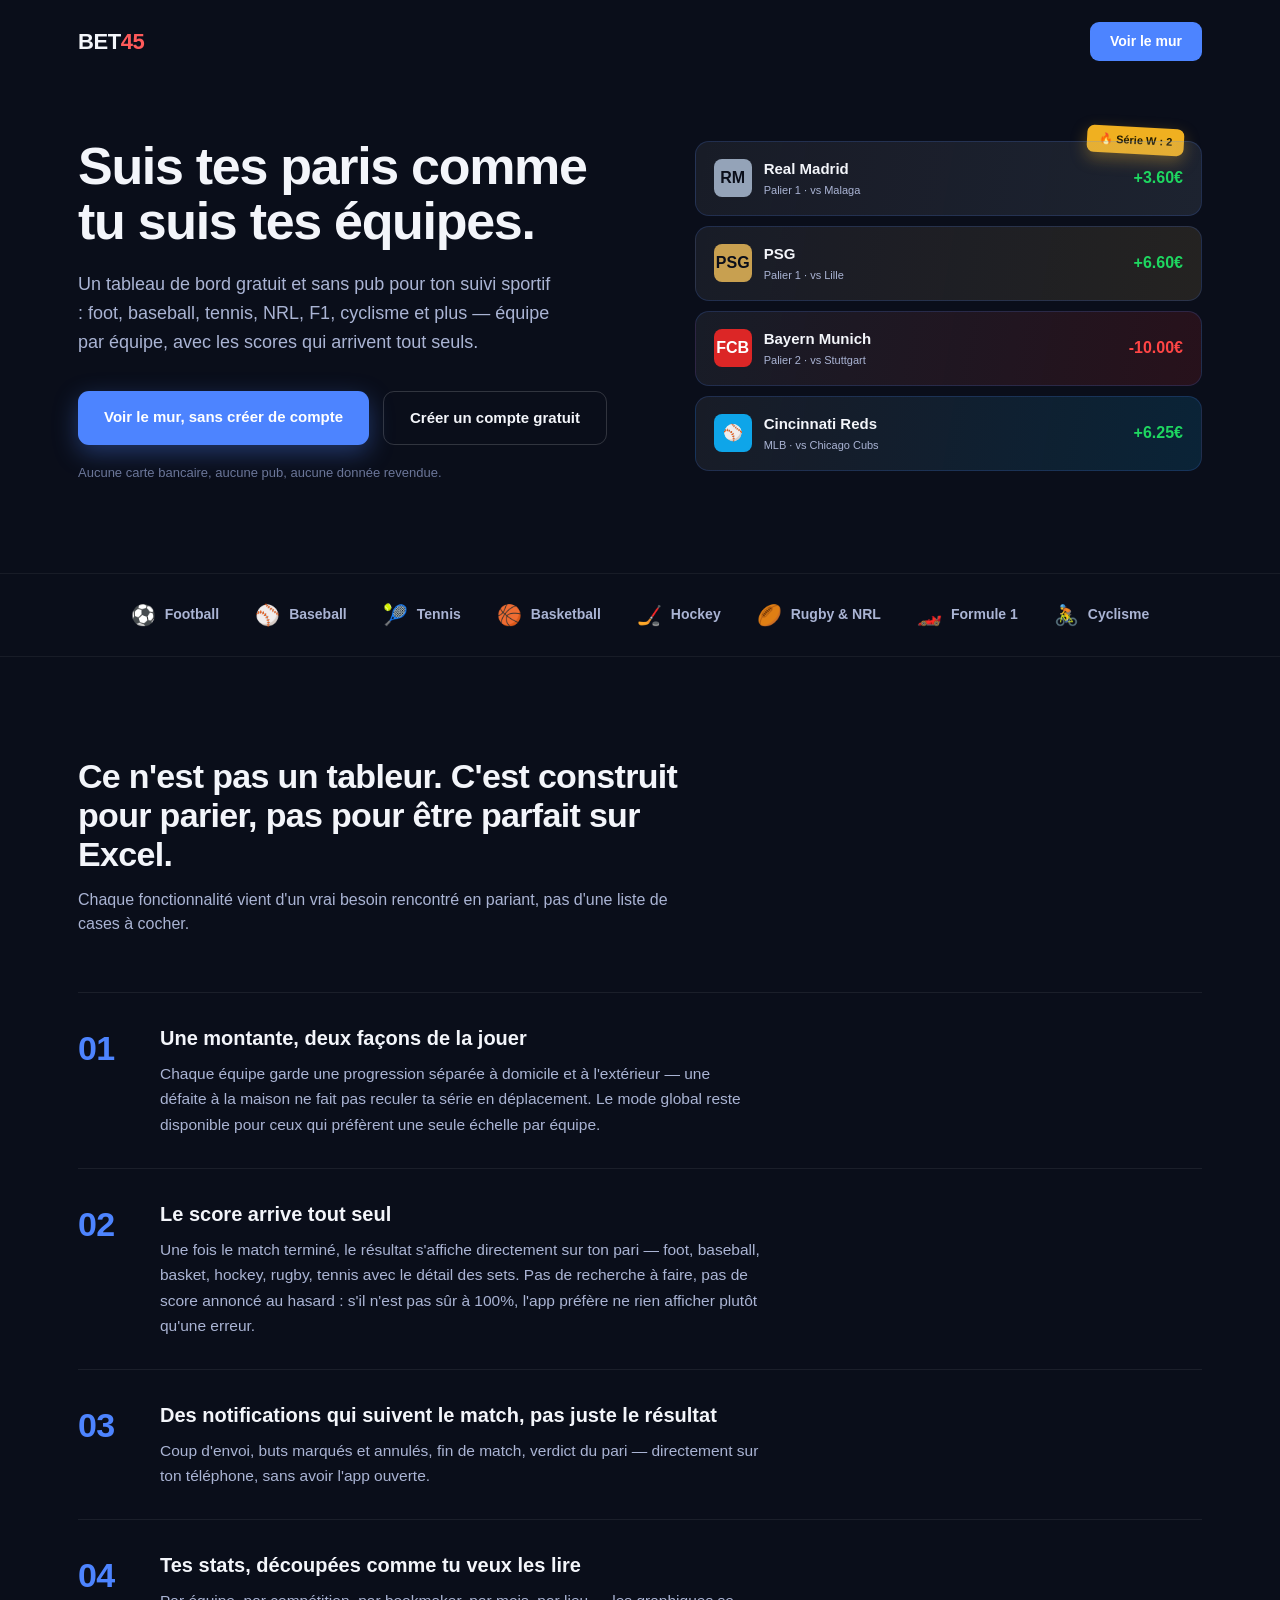
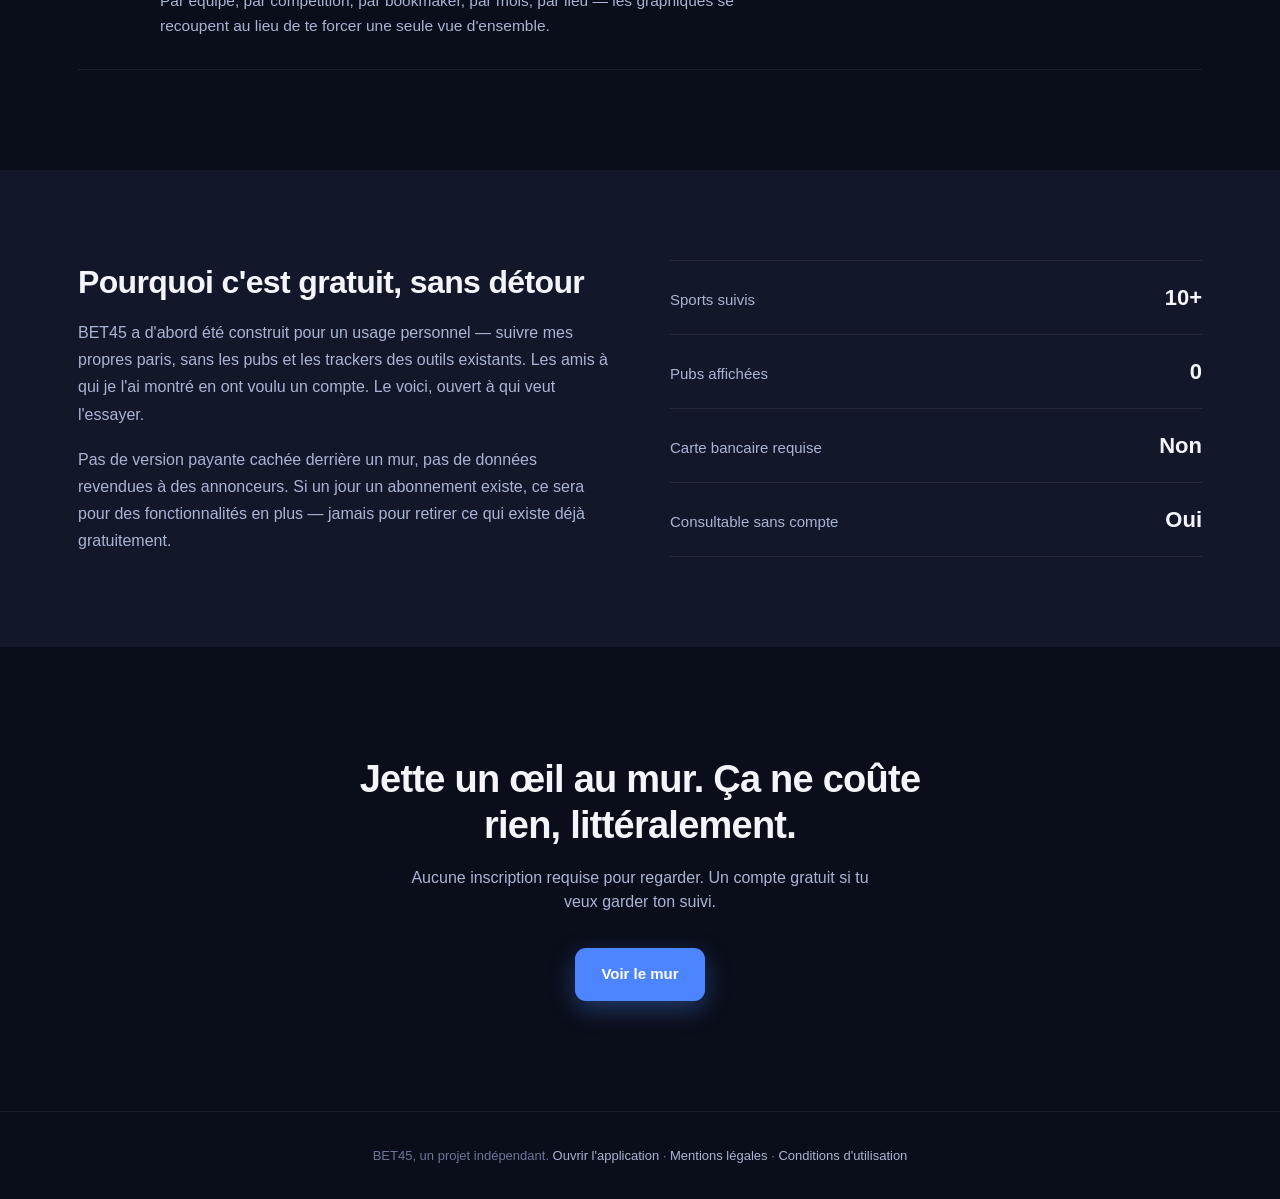
<file: index.html>
<!DOCTYPE html>
<html lang="fr">
<head>
<meta charset="utf-8">
<meta name="viewport" content="width=device-width,initial-scale=1">
<title>GONES45</title>
<!-- APPLI INSTALLABLE (28/09/2026, préparation de l'APK « TWA » via PWABuilder) :
     le manifeste n'était déclaré sur aucune page de bet45, et son icône venait
     d'un site extérieur. sw.js (réseau d'abord, jamais de vieux cache) est
     enregistré dès l'ouverture : exigé pour l'installation et les notifications. -->
<link rel="manifest" href="manifest.json?v=20260928h">
<meta name="theme-color" content="#0a0e1a">
<script>if('serviceWorker' in navigator){window.addEventListener('load',function(){navigator.serviceWorker.register('sw.js').catch(function(){});});}</script>
</head>
<body style="background:#0a0e1a">
<!-- Redirection vers l'application.
     ATTENTION : ne PAS utiliser de redirection par meta refresh ici.
     Le magic link Supabase arrive sur ce dossier avec un ?code=... (flux PKCE)
     ou un #access_token=... (flux implicite). Un meta refresh JETTE la query
     string et le fragment : auth-guard.js ne verrait aucune session et
     renverrait vers login.html en boucle.
     location.replace conserve les deux, et n'ajoute pas d'entree dans
     l'historique (pas de retour arriere piegeux).

     AJOUT DU 31/08 (page vitrine, demande d'Antoine) : un visiteur SANS
     parametre d'authentification (jamais venu, ou venu depuis un lien
     partage) tombe desormais sur accueil.html plutot que directement sur
     l'appli — pour lui expliquer ce qu'est BET45 avant de le laisser entrer.
     Un lien magique en cours (?code= ou #access_token=) continue de filer
     DIRECTEMENT vers indexfenotte.html, sans jamais passer par accueil.html :
     casser ce chemin casserait la connexion, aucune page vitrine ne doit
     s'interposer sur ce cas precis. -->
<script>
  var aUnCode = /[?&]code=/.test(window.location.search) || /access_token=/.test(window.location.hash);
  /* 11/10/2026 (« la page revient trop souvent en rafraîchissant ») : la vitrine
     s'affichait à CHAQUE ouverture de bet45.fr, même connecté. Session Supabase
     (clé sb-…-auth-token) ou appli déjà utilisée (g45v5__fen) → appli directe. */
  var dejaVenu = false;
  try {
    for (var i = 0; i < localStorage.length; i++) {
      var k = localStorage.key(i) || '';
      if ((k.indexOf('sb-') === 0 && k.indexOf('auth-token') > 0) || k === 'g45v5__fen') { dejaVenu = true; break; }
    }
  } catch (e) {}
  var cible = (aUnCode || dejaVenu) ? './indexfenotte.html' : './accueil.html';
  location.replace(cible + window.location.search + window.location.hash);
</script>
<noscript>
  <p style="color:#fff;font-family:system-ui;padding:20px">
    Activez JavaScript, ou ouvrez directement
    <a href="./indexfenotte.html" style="color:#7aa7ff">indexfenotte.html</a>.
  </p>
</noscript>
</body>
</html>
</file>
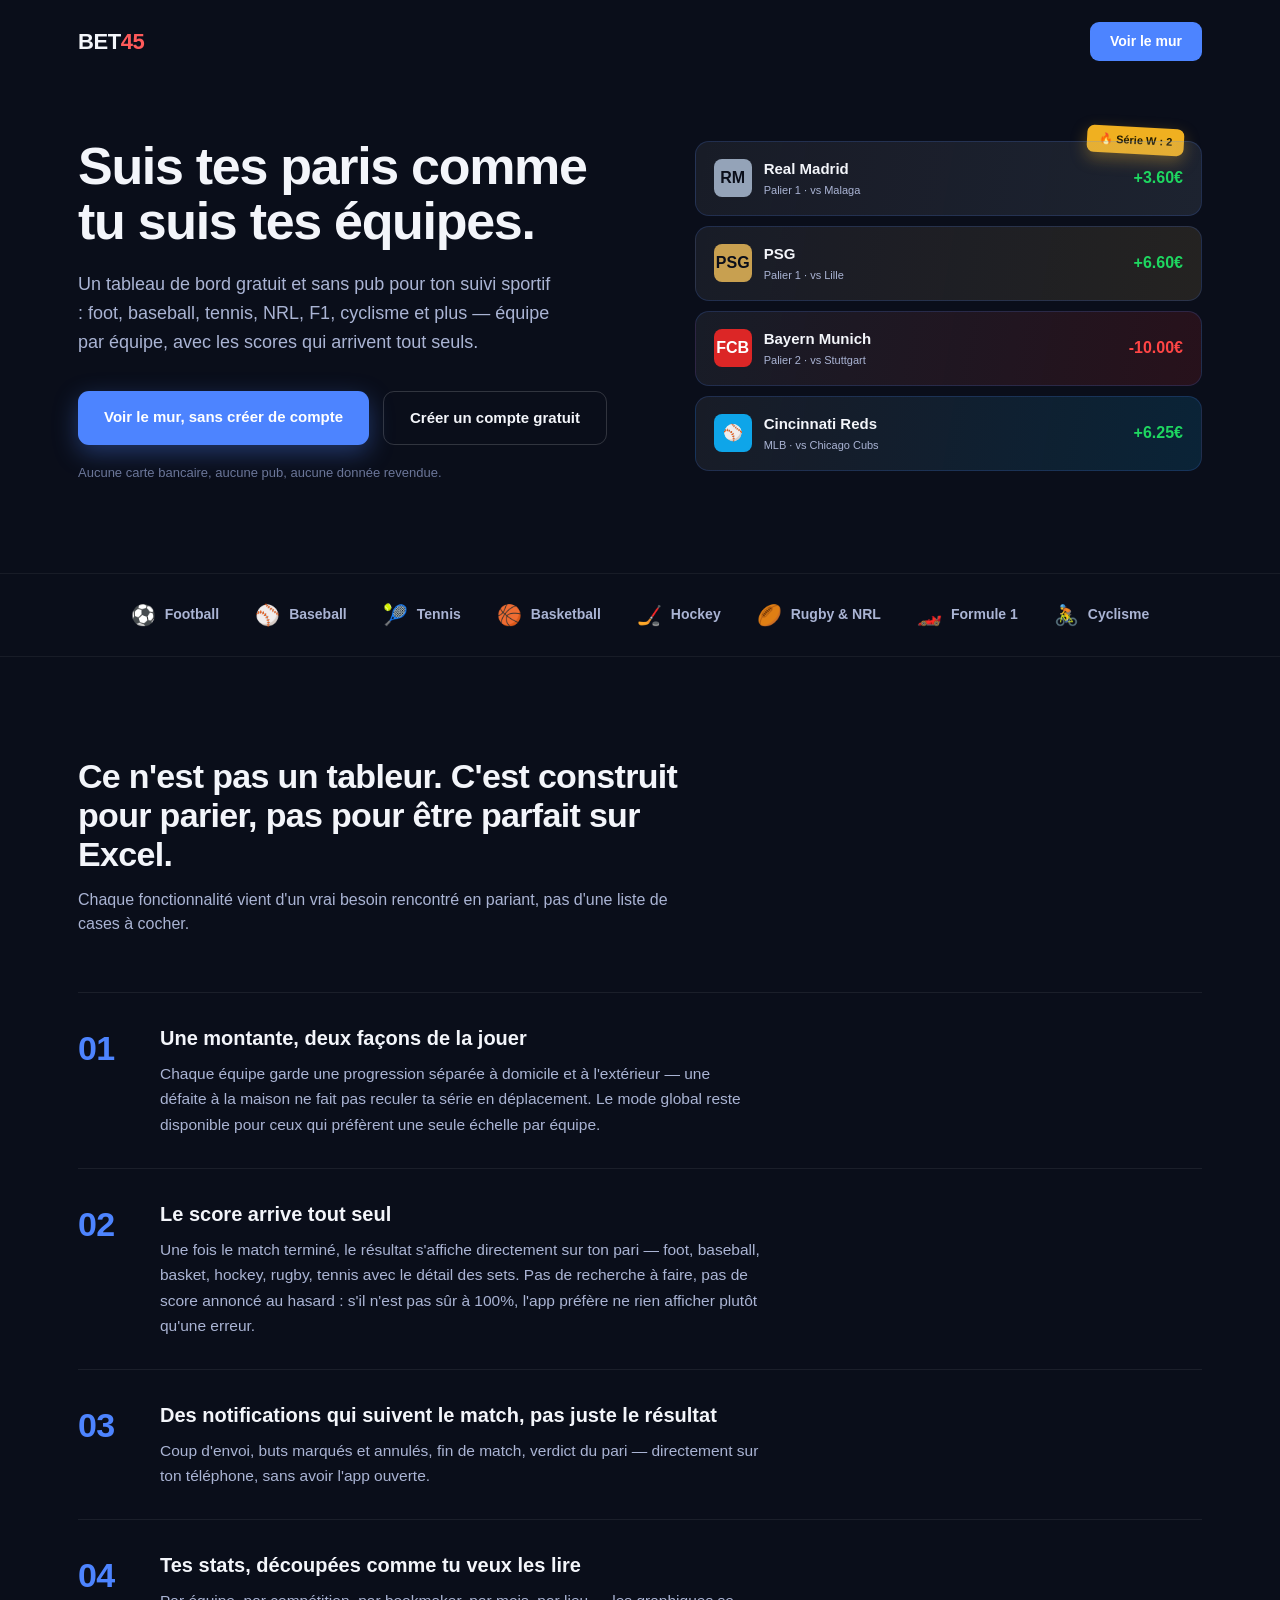
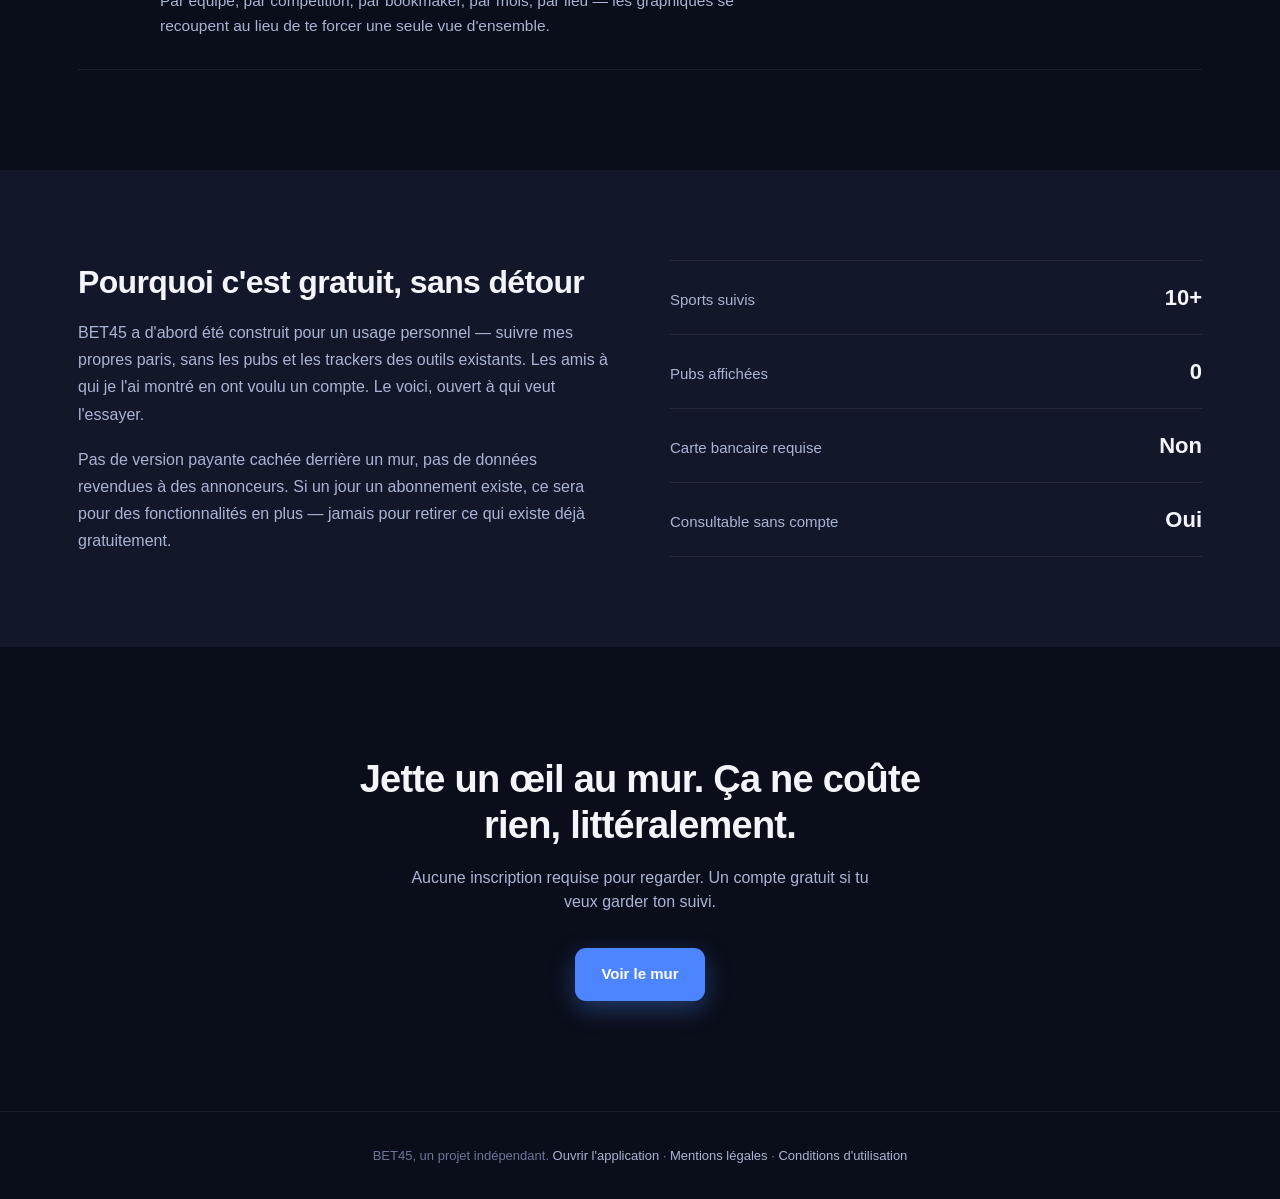
<file: accueil.html>
<!DOCTYPE html>
<html lang="fr">
<head>
<meta charset="UTF-8">
<meta name="viewport" content="width=device-width, initial-scale=1.0">
<title>BET45 — Ton tableau de bord de paris sportifs</title>
<meta name="description" content="BET45 : un tableau de bord gratuit et sans pub pour suivre tes paris sportifs, sport par sport, équipe par équipe. Foot, MLB, tennis, NRL, F1 et plus. Construit par quelqu'un qui parie, pour ceux qui parient.">
<style>
  :root{
    --bg:#0a0e1a; --bg2:#12172a; --bg3:#1a2038; --card-border:rgba(77,132,255,.18);
    --t1:#f3f5fa; --t2:#aab4d4; --t3:#6b7699;
    --accent:#4d84ff; --win:#1ed760; --loss:#ff4545; --gold:#f0b020;
  }
  *{box-sizing:border-box;margin:0;padding:0;}
  html{scroll-behavior:smooth;}
  body{
    background:var(--bg); color:var(--t1);
    font-family:-apple-system,BlinkMacSystemFont,"Segoe UI",Roboto,Helvetica,Arial,sans-serif;
    line-height:1.5; overflow-x:hidden;
  }
  a{color:inherit;}
  .wrap{max-width:1180px;margin:0 auto;padding:0 28px;}

  /* ── NAV ── */
  nav{display:flex;align-items:center;justify-content:space-between;padding:22px 28px;max-width:1180px;margin:0 auto;}
  .logo{font-size:22px;font-weight:900;letter-spacing:-.02em;}
  .logo em{color:#ff5a5a;font-style:normal;}
  .nav-cta{background:var(--accent);color:#fff;padding:9px 20px;border-radius:9px;font-weight:700;font-size:14px;text-decoration:none;transition:transform .15s ease;}
  .nav-cta:hover{transform:translateY(-1px);}

  /* ── HERO ── */
  .hero{padding:56px 0 90px;}
  .hero-grid{display:grid;grid-template-columns:1.05fr .95fr;gap:56px;align-items:center;}
  h1{font-size:52px;font-weight:900;letter-spacing:-.025em;line-height:1.05;max-width:560px;}
  .hero p.lede{margin-top:22px;font-size:18px;color:var(--t2);max-width:480px;line-height:1.6;}
  .hero-ctas{margin-top:34px;display:flex;gap:14px;flex-wrap:wrap;}
  .btn-primary{background:var(--accent);color:#fff;padding:15px 26px;border-radius:11px;font-weight:800;font-size:15px;text-decoration:none;display:inline-block;box-shadow:0 8px 24px rgba(77,132,255,.35);transition:transform .15s ease;}
  .btn-primary:hover{transform:translateY(-2px);}
  .btn-ghost{border:1.5px solid rgba(255,255,255,.16);color:var(--t1);padding:15px 26px;border-radius:11px;font-weight:700;font-size:15px;text-decoration:none;display:inline-block;}
  .hero-note{margin-top:18px;font-size:13px;color:var(--t3);}

  /* ── MUR PREVIEW (le vrai héros visuel) ── */
  .mur-preview{position:relative;}
  .mur-card{
    position:relative;overflow:hidden;border-radius:14px;padding:16px 18px;margin-bottom:10px;
    display:flex;align-items:center;justify-content:space-between;
    border:1px solid var(--card-border);
  }
  .mur-card .mc-left{display:flex;align-items:center;gap:12px;position:relative;z-index:1;}
  .mur-card .crest{width:38px;height:38px;border-radius:8px;display:flex;align-items:center;justify-content:center;font-size:16px;font-weight:900;flex-shrink:0;}
  .mur-card .mc-name{font-weight:800;font-size:15px;}
  .mur-card .mc-sub{font-size:11px;color:var(--t2);margin-top:2px;}
  .mur-card .mc-profit{font-weight:800;font-size:16px;position:relative;z-index:1;}
  .mc-1{background:linear-gradient(100deg,rgba(255,255,255,.06) 0%,rgba(148,163,184,.14) 100%);}
  .mc-1 .crest{background:#94a3b8;color:#0a0e1a;}
  .mc-2{background:linear-gradient(100deg,rgba(255,255,255,.06) 0%,rgba(200,160,80,.14) 100%);}
  .mc-2 .crest{background:#c8a050;color:#0a0e1a;}
  .mc-3{background:linear-gradient(100deg,rgba(255,255,255,.06) 0%,rgba(220,38,38,.14) 100%);}
  .mc-3 .crest{background:#dc2626;color:#fff;}
  .mc-4{background:linear-gradient(100deg,rgba(255,255,255,.06) 0%,rgba(14,165,233,.14) 100%);}
  .mc-4 .crest{background:#0ea5e9;color:#fff;}
  .mur-badge{position:absolute;top:-14px;right:18px;background:var(--gold);color:#221b00;font-size:11px;font-weight:800;padding:5px 12px;border-radius:7px;transform:rotate(3deg);box-shadow:0 6px 16px rgba(240,176,32,.35);}

  /* ── SPORTS STRIP ── */
  .sports-strip{border-top:1px solid rgba(255,255,255,.06);border-bottom:1px solid rgba(255,255,255,.06);padding:26px 0;}
  .sports-strip .wrap{display:flex;gap:36px;flex-wrap:wrap;justify-content:center;align-items:center;}
  .sport-item{display:flex;align-items:center;gap:9px;color:var(--t2);font-weight:700;font-size:14px;}
  .sport-item .ic{font-size:20px;}

  /* ── FEATURES (bande scoreboard, pas des cartes identiques) ── */
  .features{padding:100px 0;}
  .features-head{max-width:600px;margin-bottom:56px;}
  .features-head h2{font-size:34px;font-weight:900;letter-spacing:-.02em;line-height:1.15;}
  .features-head p{margin-top:14px;color:var(--t2);font-size:16px;}
  .feat-row{display:grid;grid-template-columns:60px 1fr;gap:22px;padding:30px 0;border-top:1px solid rgba(255,255,255,.07);align-items:start;}
  .feat-row:last-child{border-bottom:1px solid rgba(255,255,255,.07);}
  .feat-num{font-size:34px;font-weight:900;color:var(--accent);letter-spacing:-.02em;}
  .feat-title{font-size:20px;font-weight:800;margin-bottom:8px;}
  .feat-body{color:var(--t2);font-size:15.5px;max-width:600px;line-height:1.65;}

  /* ── HONNETETE / POURQUOI GRATUIT ── */
  .honest{padding:90px 0;background:var(--bg2);}
  .honest-grid{display:grid;grid-template-columns:1fr 1fr;gap:60px;align-items:center;}
  .honest h2{font-size:32px;font-weight:900;letter-spacing:-.02em;line-height:1.2;}
  .honest p{margin-top:18px;color:var(--t2);font-size:16px;line-height:1.7;}
  .honest-kpis{display:flex;flex-direction:column;gap:0;}
  .kpi{display:flex;justify-content:space-between;align-items:baseline;padding:20px 0;border-top:1px solid rgba(255,255,255,.08);}
  .kpi:last-child{border-bottom:1px solid rgba(255,255,255,.08);}
  .kpi-label{color:var(--t2);font-size:15px;}
  .kpi-val{font-size:22px;font-weight:900;color:var(--t1);}

  /* ── CTA FINAL ── */
  .final{padding:110px 0;text-align:center;}
  .final h2{font-size:38px;font-weight:900;letter-spacing:-.02em;max-width:640px;margin:0 auto;line-height:1.2;}
  .final p{margin:18px auto 34px;color:var(--t2);font-size:16px;max-width:460px;}

  footer{padding:34px 28px;border-top:1px solid rgba(255,255,255,.06);text-align:center;color:var(--t3);font-size:13px;}
  footer a{color:var(--t2);text-decoration:none;}

  @media(max-width:860px){
    .hero-grid,.honest-grid{grid-template-columns:1fr;}
    h1{font-size:38px;}
    .features-head h2,.honest h2,.final h2{font-size:27px;}
    nav{padding:18px 20px;}
    .hero{padding:36px 0 60px;}
    .mur-badge{display:none;}
  }
</style>
<!-- APPLI INSTALLABLE (28/09/2026, préparation de l'APK « TWA » via PWABuilder) :
     le manifeste n'était déclaré sur aucune page de bet45, et son icône venait
     d'un site extérieur. sw.js (réseau d'abord, jamais de vieux cache) est
     enregistré dès l'ouverture : exigé pour l'installation et les notifications. -->
<link rel="manifest" href="manifest.json?v=20260928h">
<meta name="theme-color" content="#0a0e1a">
<script>if('serviceWorker' in navigator){window.addEventListener('load',function(){navigator.serviceWorker.register('sw.js').catch(function(){});});}</script>
</head>
<body>

<nav>
  <div class="logo">BET<em>45</em></div>
  <a href="./indexfenotte.html" class="nav-cta">Voir le mur</a>
</nav>

<section class="hero">
  <div class="wrap hero-grid">
    <div>
      <h1>Suis tes paris comme tu suis tes équipes.</h1>
      <p class="lede">Un tableau de bord gratuit et sans pub pour ton suivi sportif : foot, baseball, tennis, NRL, F1, cyclisme et plus — équipe par équipe, avec les scores qui arrivent tout seuls.</p>
      <div class="hero-ctas">
        <a href="./indexfenotte.html" class="btn-primary">Voir le mur, sans créer de compte</a>
        <a href="./login.html" class="btn-ghost">Créer un compte gratuit</a>
      </div>
      <div class="hero-note">Aucune carte bancaire, aucune pub, aucune donnée revendue.</div>
    </div>
    <div class="mur-preview">
      <div class="mur-badge">🔥 Série W : 2</div>
      <div class="mur-card mc-1">
        <div class="mc-left">
          <div class="crest">RM</div>
          <div><div class="mc-name">Real Madrid</div><div class="mc-sub">Palier 1 · vs Malaga</div></div>
        </div>
        <div class="mc-profit" style="color:var(--win);">+3.60€</div>
      </div>
      <div class="mur-card mc-2">
        <div class="mc-left">
          <div class="crest">PSG</div>
          <div><div class="mc-name">PSG</div><div class="mc-sub">Palier 1 · vs Lille</div></div>
        </div>
        <div class="mc-profit" style="color:var(--win);">+6.60€</div>
      </div>
      <div class="mur-card mc-3">
        <div class="mc-left">
          <div class="crest">FCB</div>
          <div><div class="mc-name">Bayern Munich</div><div class="mc-sub">Palier 2 · vs Stuttgart</div></div>
        </div>
        <div class="mc-profit" style="color:var(--loss);">-10.00€</div>
      </div>
      <div class="mur-card mc-4">
        <div class="mc-left">
          <div class="crest">⚾</div>
          <div><div class="mc-name">Cincinnati Reds</div><div class="mc-sub">MLB · vs Chicago Cubs</div></div>
        </div>
        <div class="mc-profit" style="color:var(--win);">+6.25€</div>
      </div>
    </div>
  </div>
</section>

<div class="sports-strip">
  <div class="wrap">
    <div class="sport-item"><span class="ic">⚽</span>Football</div>
    <div class="sport-item"><span class="ic">⚾</span>Baseball</div>
    <div class="sport-item"><span class="ic">🎾</span>Tennis</div>
    <div class="sport-item"><span class="ic">🏀</span>Basketball</div>
    <div class="sport-item"><span class="ic">🏒</span>Hockey</div>
    <div class="sport-item"><span class="ic">🏉</span>Rugby &amp; NRL</div>
    <div class="sport-item"><span class="ic">🏎️</span>Formule 1</div>
    <div class="sport-item"><span class="ic">🚴</span>Cyclisme</div>
  </div>
</div>

<section class="features">
  <div class="wrap">
    <div class="features-head">
      <h2>Ce n'est pas un tableur. C'est construit pour parier, pas pour être parfait sur Excel.</h2>
      <p>Chaque fonctionnalité vient d'un vrai besoin rencontré en pariant, pas d'une liste de cases à cocher.</p>
    </div>

    <div class="feat-row">
      <div class="feat-num">01</div>
      <div>
        <div class="feat-title">Une montante, deux façons de la jouer</div>
        <div class="feat-body">Chaque équipe garde une progression séparée à domicile et à l'extérieur — une défaite à la maison ne fait pas reculer ta série en déplacement. Le mode global reste disponible pour ceux qui préfèrent une seule échelle par équipe.</div>
      </div>
    </div>

    <div class="feat-row">
      <div class="feat-num">02</div>
      <div>
        <div class="feat-title">Le score arrive tout seul</div>
        <div class="feat-body">Une fois le match terminé, le résultat s'affiche directement sur ton pari — foot, baseball, basket, hockey, rugby, tennis avec le détail des sets. Pas de recherche à faire, pas de score annoncé au hasard : s'il n'est pas sûr à 100%, l'app préfère ne rien afficher plutôt qu'une erreur.</div>
      </div>
    </div>

    <div class="feat-row">
      <div class="feat-num">03</div>
      <div>
        <div class="feat-title">Des notifications qui suivent le match, pas juste le résultat</div>
        <div class="feat-body">Coup d'envoi, buts marqués et annulés, fin de match, verdict du pari — directement sur ton téléphone, sans avoir l'app ouverte.</div>
      </div>
    </div>

    <div class="feat-row">
      <div class="feat-num">04</div>
      <div>
        <div class="feat-title">Tes stats, découpées comme tu veux les lire</div>
        <div class="feat-body">Par équipe, par compétition, par bookmaker, par mois, par lieu — les graphiques se recoupent au lieu de te forcer une seule vue d'ensemble.</div>
      </div>
    </div>
  </div>
</section>

<section class="honest">
  <div class="wrap honest-grid">
    <div>
      <h2>Pourquoi c'est gratuit, sans détour</h2>
      <p>BET45 a d'abord été construit pour un usage personnel — suivre mes propres paris, sans les pubs et les trackers des outils existants. Les amis à qui je l'ai montré en ont voulu un compte. Le voici, ouvert à qui veut l'essayer.</p>
      <p>Pas de version payante cachée derrière un mur, pas de données revendues à des annonceurs. Si un jour un abonnement existe, ce sera pour des fonctionnalités en plus — jamais pour retirer ce qui existe déjà gratuitement.</p>
    </div>
    <div class="honest-kpis">
      <div class="kpi"><span class="kpi-label">Sports suivis</span><span class="kpi-val">10+</span></div>
      <div class="kpi"><span class="kpi-label">Pubs affichées</span><span class="kpi-val">0</span></div>
      <div class="kpi"><span class="kpi-label">Carte bancaire requise</span><span class="kpi-val">Non</span></div>
      <div class="kpi"><span class="kpi-label">Consultable sans compte</span><span class="kpi-val">Oui</span></div>
    </div>
  </div>
</section>

<section class="final">
  <div class="wrap">
    <h2>Jette un œil au mur. Ça ne coûte rien, littéralement.</h2>
    <p>Aucune inscription requise pour regarder. Un compte gratuit si tu veux garder ton suivi.</p>
    <a href="./indexfenotte.html" class="btn-primary">Voir le mur</a>
  </div>
</section>

<footer>
  <div class="wrap">BET45, un projet indépendant. <a href="./indexfenotte.html">Ouvrir l'application</a> · <a href="./mentions-legales.html">Mentions légales</a> · <a href="./cgu.html">Conditions d'utilisation</a></div>
</footer>

</body>
</html>
</file>
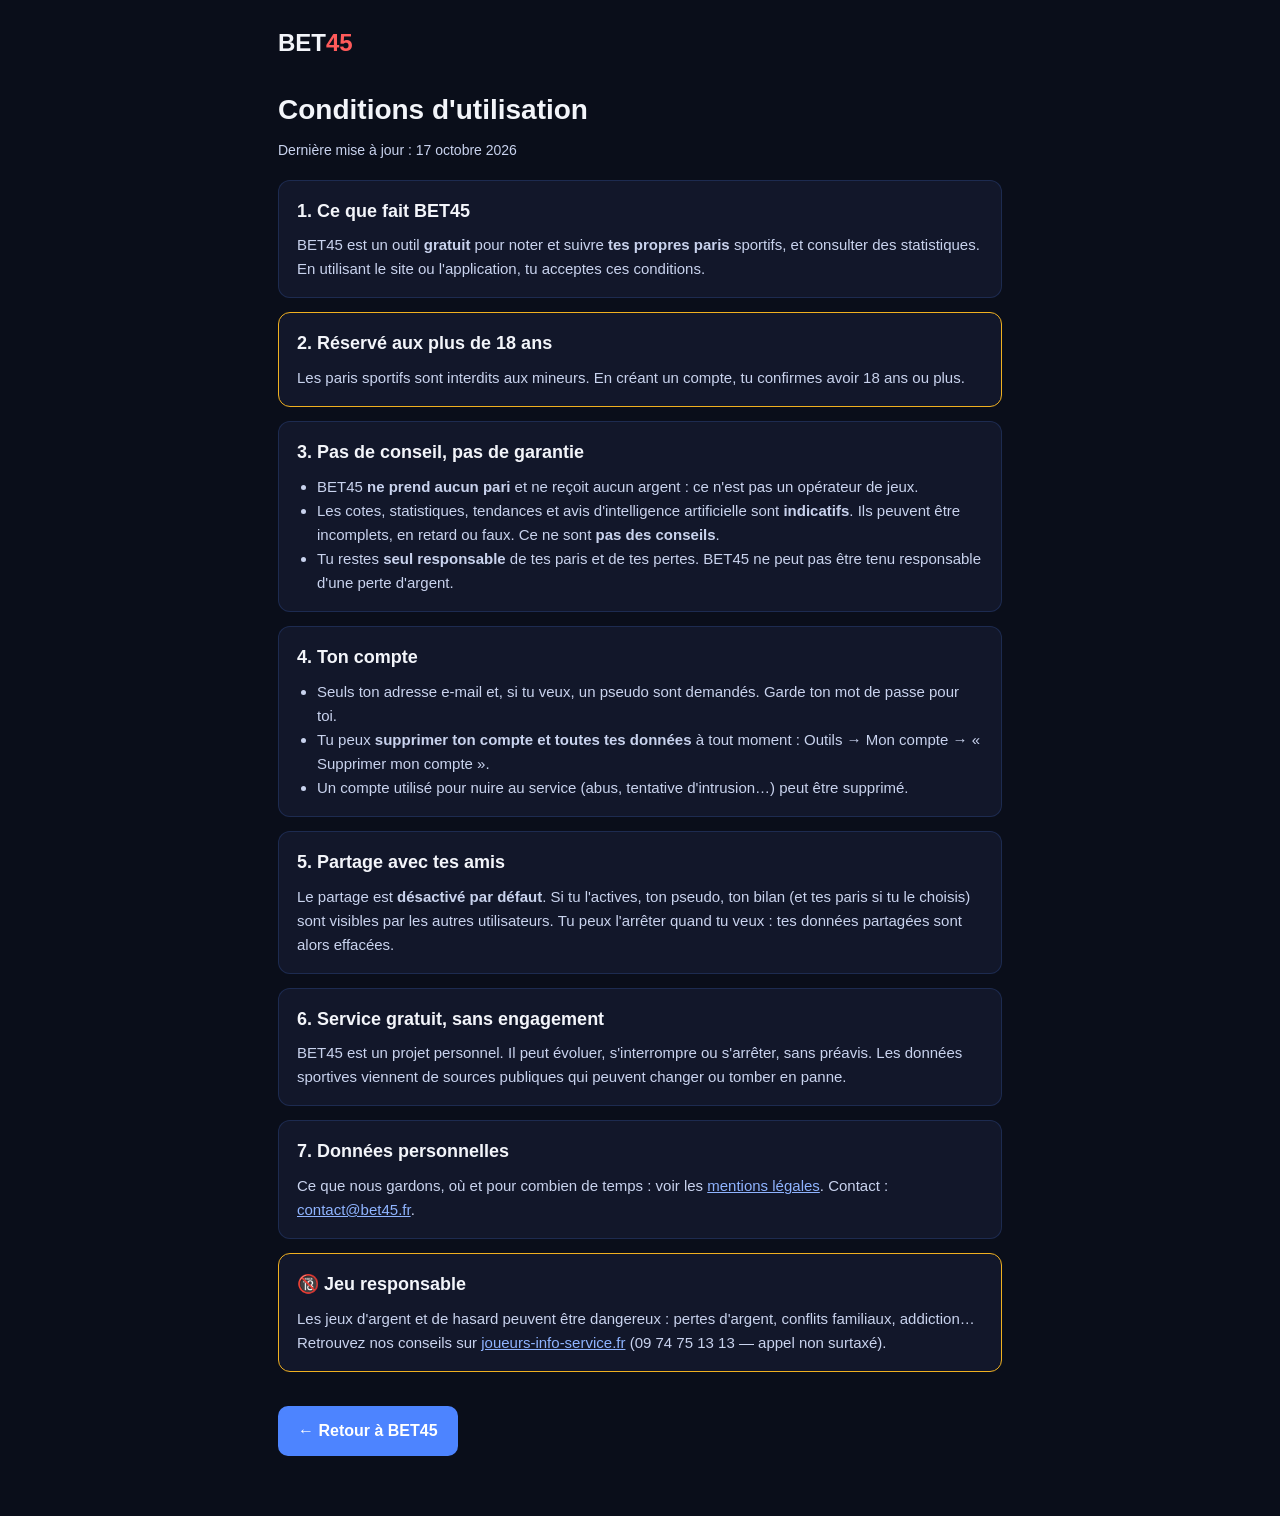
<file: cgu.html>
<!DOCTYPE html><html lang="fr"><head><meta charset="UTF-8"><meta name="viewport" content="width=device-width, initial-scale=1.0"><title>Conditions d'utilisation — BET45</title>
<meta name="description" content="Conditions d'utilisation de BET45, outil gratuit de suivi de paris sportifs.">
<!-- 17/10/2026 : page demandée après la remarque RGPD / CGU du beau-frère d'Antoine (maquette validée « oui go mets les 3 en ligne »). --><style>
  :root{--bg:#0a0e1a;--bg2:#12172a;--t1:#f3f5fa;--t2:#c9d3ee;--accent:#4d84ff;}
  *{box-sizing:border-box;margin:0;padding:0;}
  body{background:var(--bg);color:var(--t1);font-family:-apple-system,BlinkMacSystemFont,"Segoe UI",Roboto,Helvetica,Arial,sans-serif;line-height:1.6;font-size:16px;}
  .wrap{max-width:760px;margin:0 auto;padding:24px 18px 60px;}
  .logo{font-size:24px;font-weight:900;text-decoration:none;color:var(--t1);}
  .logo em{color:#ff5a5a;font-style:normal;}
  h1{font-size:28px;margin:26px 0 6px;}
  .maj{color:var(--t2);font-size:14px;margin-bottom:18px;}
  section{background:var(--bg2);border:1px solid rgba(77,132,255,.18);border-radius:12px;padding:16px 18px;margin:14px 0;}
  h2{font-size:18px;margin-bottom:8px;}
  p,li{color:var(--t2);font-size:15px;}
  ul{padding-left:20px;}
  a{color:#8fb4ff;}
  .jeu{border-color:#f0b020;}
  .retour{display:inline-block;margin-top:20px;background:var(--accent);color:#fff;text-decoration:none;font-weight:800;padding:12px 20px;border-radius:10px;}
</style></head><body><div class="wrap"><a class="logo" href="./accueil.html">BET<em>45</em></a>
  <h1>Conditions d'utilisation</h1>
  <div class="maj">Dernière mise à jour : 17 octobre 2026</div>
  <section><h2>1. Ce que fait BET45</h2>
    <p>BET45 est un outil <b>gratuit</b> pour noter et suivre <b>tes propres paris</b> sportifs, et consulter des statistiques. En utilisant le site ou l'application, tu acceptes ces conditions.</p></section>
  <section class="jeu"><h2>2. Réservé aux plus de 18 ans</h2>
    <p>Les paris sportifs sont interdits aux mineurs. En créant un compte, tu confirmes avoir 18 ans ou plus.</p></section>
  <section><h2>3. Pas de conseil, pas de garantie</h2>
    <ul><li>BET45 <b>ne prend aucun pari</b> et ne reçoit aucun argent : ce n'est pas un opérateur de jeux.</li>
    <li>Les cotes, statistiques, tendances et avis d'intelligence artificielle sont <b>indicatifs</b>. Ils peuvent être incomplets, en retard ou faux. Ce ne sont <b>pas des conseils</b>.</li>
    <li>Tu restes <b>seul responsable</b> de tes paris et de tes pertes. BET45 ne peut pas être tenu responsable d'une perte d'argent.</li></ul></section>
  <section><h2>4. Ton compte</h2>
    <ul><li>Seuls ton adresse e-mail et, si tu veux, un pseudo sont demandés. Garde ton mot de passe pour toi.</li>
    <li>Tu peux <b>supprimer ton compte et toutes tes données</b> à tout moment : Outils → Mon compte → « Supprimer mon compte ».</li>
    <li>Un compte utilisé pour nuire au service (abus, tentative d'intrusion…) peut être supprimé.</li></ul></section>
  <section><h2>5. Partage avec tes amis</h2>
    <p>Le partage est <b>désactivé par défaut</b>. Si tu l'actives, ton pseudo, ton bilan (et tes paris si tu le choisis) sont visibles par les autres utilisateurs. Tu peux l'arrêter quand tu veux : tes données partagées sont alors effacées.</p></section>
  <section><h2>6. Service gratuit, sans engagement</h2>
    <p>BET45 est un projet personnel. Il peut évoluer, s'interrompre ou s'arrêter, sans préavis. Les données sportives viennent de sources publiques qui peuvent changer ou tomber en panne.</p></section>
  <section><h2>7. Données personnelles</h2>
    <p>Ce que nous gardons, où et pour combien de temps : voir les <a href="./mentions-legales.html">mentions légales</a>. Contact : <a href="mailto:contact@bet45.fr">contact@bet45.fr</a>.</p></section>
  <section class="jeu"><h2>🔞 Jeu responsable</h2>
    <p>Les jeux d'argent et de hasard peuvent être dangereux : pertes d'argent, conflits familiaux, addiction… Retrouvez nos conseils sur <a href="https://www.joueurs-info-service.fr">joueurs-info-service.fr</a> (09 74 75 13 13 — appel non surtaxé).</p></section>
  <a class="retour" href="./indexfenotte.html">← Retour à BET45</a>
</div></body></html>
</file>
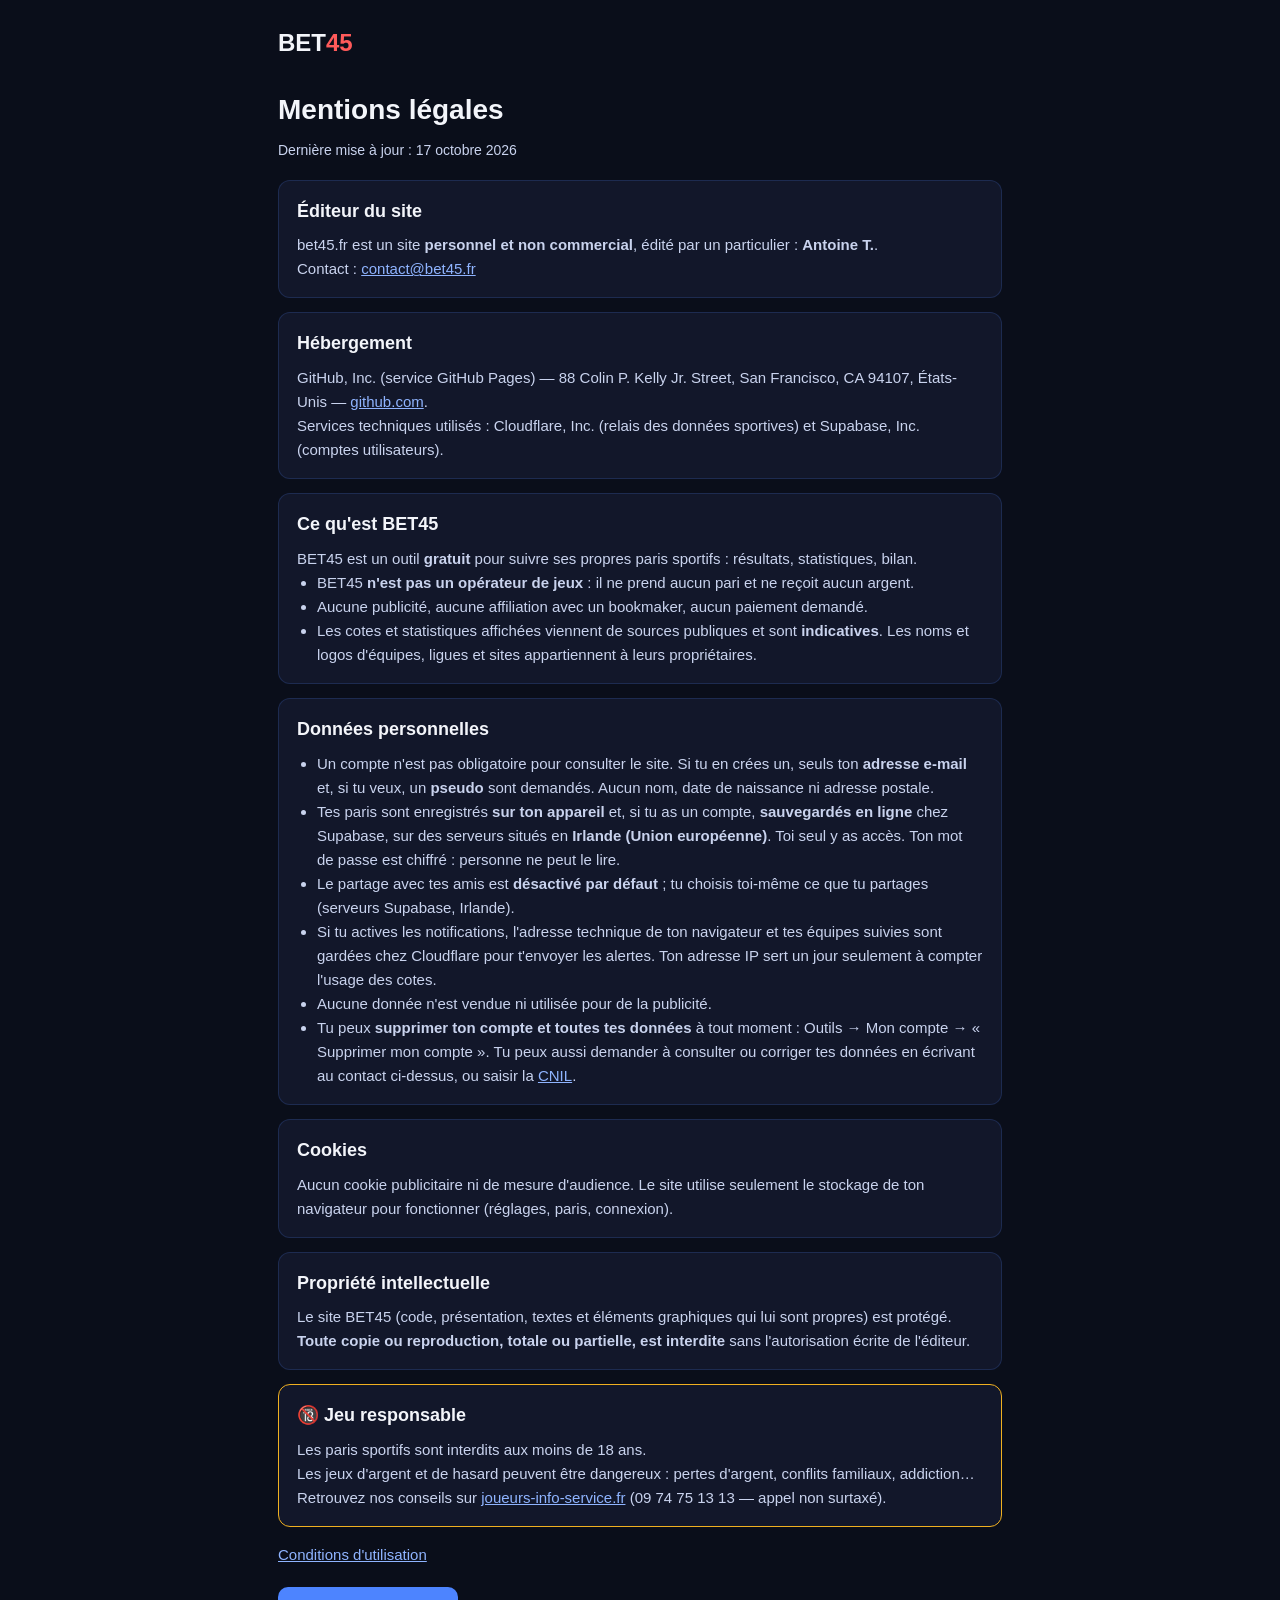
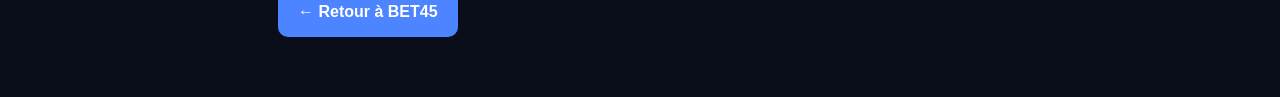
<file: mentions-legales.html>
<!DOCTYPE html>
<html lang="fr">
<head>
<meta charset="UTF-8">
<meta name="viewport" content="width=device-width, initial-scale=1.0">
<title>Mentions légales — BET45</title>
<meta name="description" content="Mentions légales, données personnelles et jeu responsable de BET45, outil gratuit et personnel de suivi de paris sportifs.">
<!-- 11/10/2026 : page demandée par Antoine après le blocage de bet45.fr par le filtre anti-phishing de SFR
     (site avec page de connexion, sans éditeur ni hébergeur indiqués = profil suspect pour ces filtres). -->
<style>
  :root{--bg:#0a0e1a;--bg2:#12172a;--t1:#f3f5fa;--t2:#c9d3ee;--accent:#4d84ff;}
  *{box-sizing:border-box;margin:0;padding:0;}
  body{background:var(--bg);color:var(--t1);font-family:-apple-system,BlinkMacSystemFont,"Segoe UI",Roboto,Helvetica,Arial,sans-serif;line-height:1.6;font-size:16px;}
  .wrap{max-width:760px;margin:0 auto;padding:24px 18px 60px;}
  .logo{font-size:24px;font-weight:900;text-decoration:none;color:var(--t1);}
  .logo em{color:#ff5a5a;font-style:normal;}
  h1{font-size:28px;margin:26px 0 6px;}
  .maj{color:var(--t2);font-size:14px;margin-bottom:18px;}
  section{background:var(--bg2);border:1px solid rgba(77,132,255,.18);border-radius:12px;padding:16px 18px;margin:14px 0;}
  h2{font-size:18px;margin-bottom:8px;}
  p,li{color:var(--t2);font-size:15px;}
  ul{padding-left:20px;}
  a{color:#8fb4ff;}
  .jeu{border-color:#f0b020;}
  .retour{display:inline-block;margin-top:20px;background:var(--accent);color:#fff;text-decoration:none;font-weight:800;padding:12px 20px;border-radius:10px;}
</style>
</head>
<body>
<div class="wrap">
  <a class="logo" href="./accueil.html">BET<em>45</em></a>
  <h1>Mentions légales</h1>
  <div class="maj">Dernière mise à jour : 17 octobre 2026</div>

  <section>
    <h2>Éditeur du site</h2>
    <p>bet45.fr est un site <b>personnel et non commercial</b>, édité par un particulier : <b>Antoine T.</b>.</p>
    <p>Contact : <a href="mailto:contact@bet45.fr">contact@bet45.fr</a></p>
  </section>

  <section>
    <h2>Hébergement</h2>
    <p>GitHub, Inc. (service GitHub Pages) — 88 Colin P. Kelly Jr. Street, San Francisco, CA 94107, États-Unis — <a href="https://github.com">github.com</a>.</p>
    <p>Services techniques utilisés : Cloudflare, Inc. (relais des données sportives) et Supabase, Inc. (comptes utilisateurs).</p>
  </section>

  <section>
    <h2>Ce qu'est BET45</h2>
    <p>BET45 est un outil <b>gratuit</b> pour suivre ses propres paris sportifs : résultats, statistiques, bilan.</p>
    <ul>
      <li>BET45 <b>n'est pas un opérateur de jeux</b> : il ne prend aucun pari et ne reçoit aucun argent.</li>
      <li>Aucune publicité, aucune affiliation avec un bookmaker, aucun paiement demandé.</li>
      <li>Les cotes et statistiques affichées viennent de sources publiques et sont <b>indicatives</b>. Les noms et logos d'équipes, ligues et sites appartiennent à leurs propriétaires.</li>
    </ul>
  </section>

  <section>
    <h2>Données personnelles</h2>
    <ul>
      <li>Un compte n'est pas obligatoire pour consulter le site. Si tu en crées un, seuls ton <b>adresse e-mail</b> et, si tu veux, un <b>pseudo</b> sont demandés. Aucun nom, date de naissance ni adresse postale.</li>
      <li>Tes paris sont enregistrés <b>sur ton appareil</b> et, si tu as un compte, <b>sauvegardés en ligne</b> chez Supabase, sur des serveurs situés en <b>Irlande (Union européenne)</b>. Toi seul y as accès. Ton mot de passe est chiffré : personne ne peut le lire.</li>
      <li>Le partage avec tes amis est <b>désactivé par défaut</b> ; tu choisis toi-même ce que tu partages (serveurs Supabase, Irlande).</li>
      <li>Si tu actives les notifications, l'adresse technique de ton navigateur et tes équipes suivies sont gardées chez Cloudflare pour t'envoyer les alertes. Ton adresse IP sert un jour seulement à compter l'usage des cotes.</li>
      <li>Aucune donnée n'est vendue ni utilisée pour de la publicité.</li>
      <li>Tu peux <b>supprimer ton compte et toutes tes données</b> à tout moment : Outils → Mon compte → « Supprimer mon compte ». Tu peux aussi demander à consulter ou corriger tes données en écrivant au contact ci-dessus, ou saisir la <a href="https://www.cnil.fr">CNIL</a>.</li>
    </ul>
  </section>

  <section>
    <h2>Cookies</h2>
    <p>Aucun cookie publicitaire ni de mesure d'audience. Le site utilise seulement le stockage de ton navigateur pour fonctionner (réglages, paris, connexion).</p>
  </section>

  <section>
    <h2>Propriété intellectuelle</h2>
    <p>Le site BET45 (code, présentation, textes et éléments graphiques qui lui sont propres) est protégé. <b>Toute copie ou reproduction, totale ou partielle, est interdite</b> sans l'autorisation écrite de l'éditeur.</p>
  </section>

  <section class="jeu">
    <h2>🔞 Jeu responsable</h2>
    <p>Les paris sportifs sont interdits aux moins de 18 ans.</p>
    <p>Les jeux d'argent et de hasard peuvent être dangereux : pertes d'argent, conflits familiaux, addiction… Retrouvez nos conseils sur <a href="https://www.joueurs-info-service.fr">joueurs-info-service.fr</a> (09 74 75 13 13 — appel non surtaxé).</p>
  </section>

  <p style="margin-top:16px"><a href="./cgu.html">Conditions d'utilisation</a></p>
  <a class="retour" href="./indexfenotte.html">← Retour à BET45</a>
</div>
</body>
</html>
</file>
